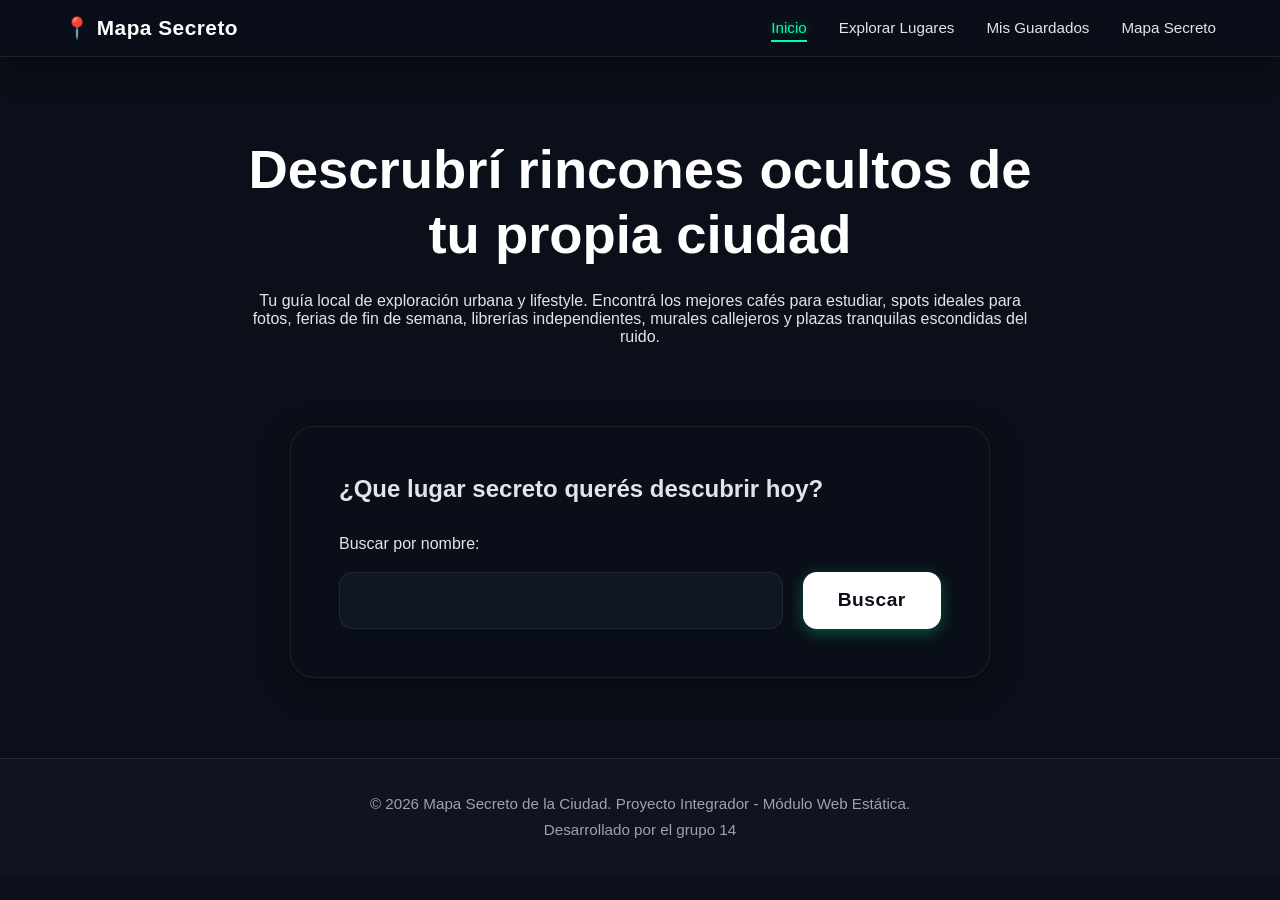
<file: index.html>
<!DOCTYPE html>
<html lang="es">
<head>
    <meta charset="UTF-8">
    <meta name="viewport" content="width=device-width, initial-scale=1.0">
    <title>Mapa Secreto de la Ciudad</title>
    <link rel="stylesheet" href="./assets/styles/style.css">
    <link rel="stylesheet" href="./assets/styles/index.css">
</head>
<body class="body-mapa-secreto">
    <header>
        <div class="logo">
            <a href="index.html">📍 Mapa Secreto</a>
        </div>
        <nav>
            <ul>
                <li><a href="index.html" class="active">Inicio</a></li>
                <li><a href="./pages/explorar.html">Explorar Lugares</a></li>
                <li><a href="./pages/guardados.html">Mis Guardados</a></li>
                <li><a href="./pages/mapaSecreto.html">Mapa Secreto</a></li>

            </ul>
        </nav>
    </header>

    <main>
        <section id="welcome">
            <h1>Descrubrí rincones ocultos de tu propia ciudad</h1>
            <p>Tu guía local de exploración urbana y lifestyle. Encontrá los mejores cafés para estudiar, spots ideales para fotos, ferias de fin de semana, librerías independientes, murales callejeros y plazas tranquilas escondidas del ruido.</p>
        </section>
        
        <section id="general-search">
            <h2>¿Que lugar secreto querés descubrir hoy?</h2>
            <form id="general-search-form">
                <div>
                    <label for="form-search">Buscar por nombre:</label>
                    <input type="search" id="form-search" aria-placeholder="Ej:Cafés, librerías, spots...">
                    <button type="submit" id="btn-search">Buscar</button>
                </div>
            </form>
            <p id="search-message"></p>
        </section>
    </main>

    <footer>
        <p>&copy; 2026 Mapa Secreto de la Ciudad. Proyecto Integrador - Módulo Web Estática.</p>
        <p>Desarrollado por el grupo 14</p>
    </footer>

    <script src="./assets/js/index.js"></script>
</body>
</html>
</file>
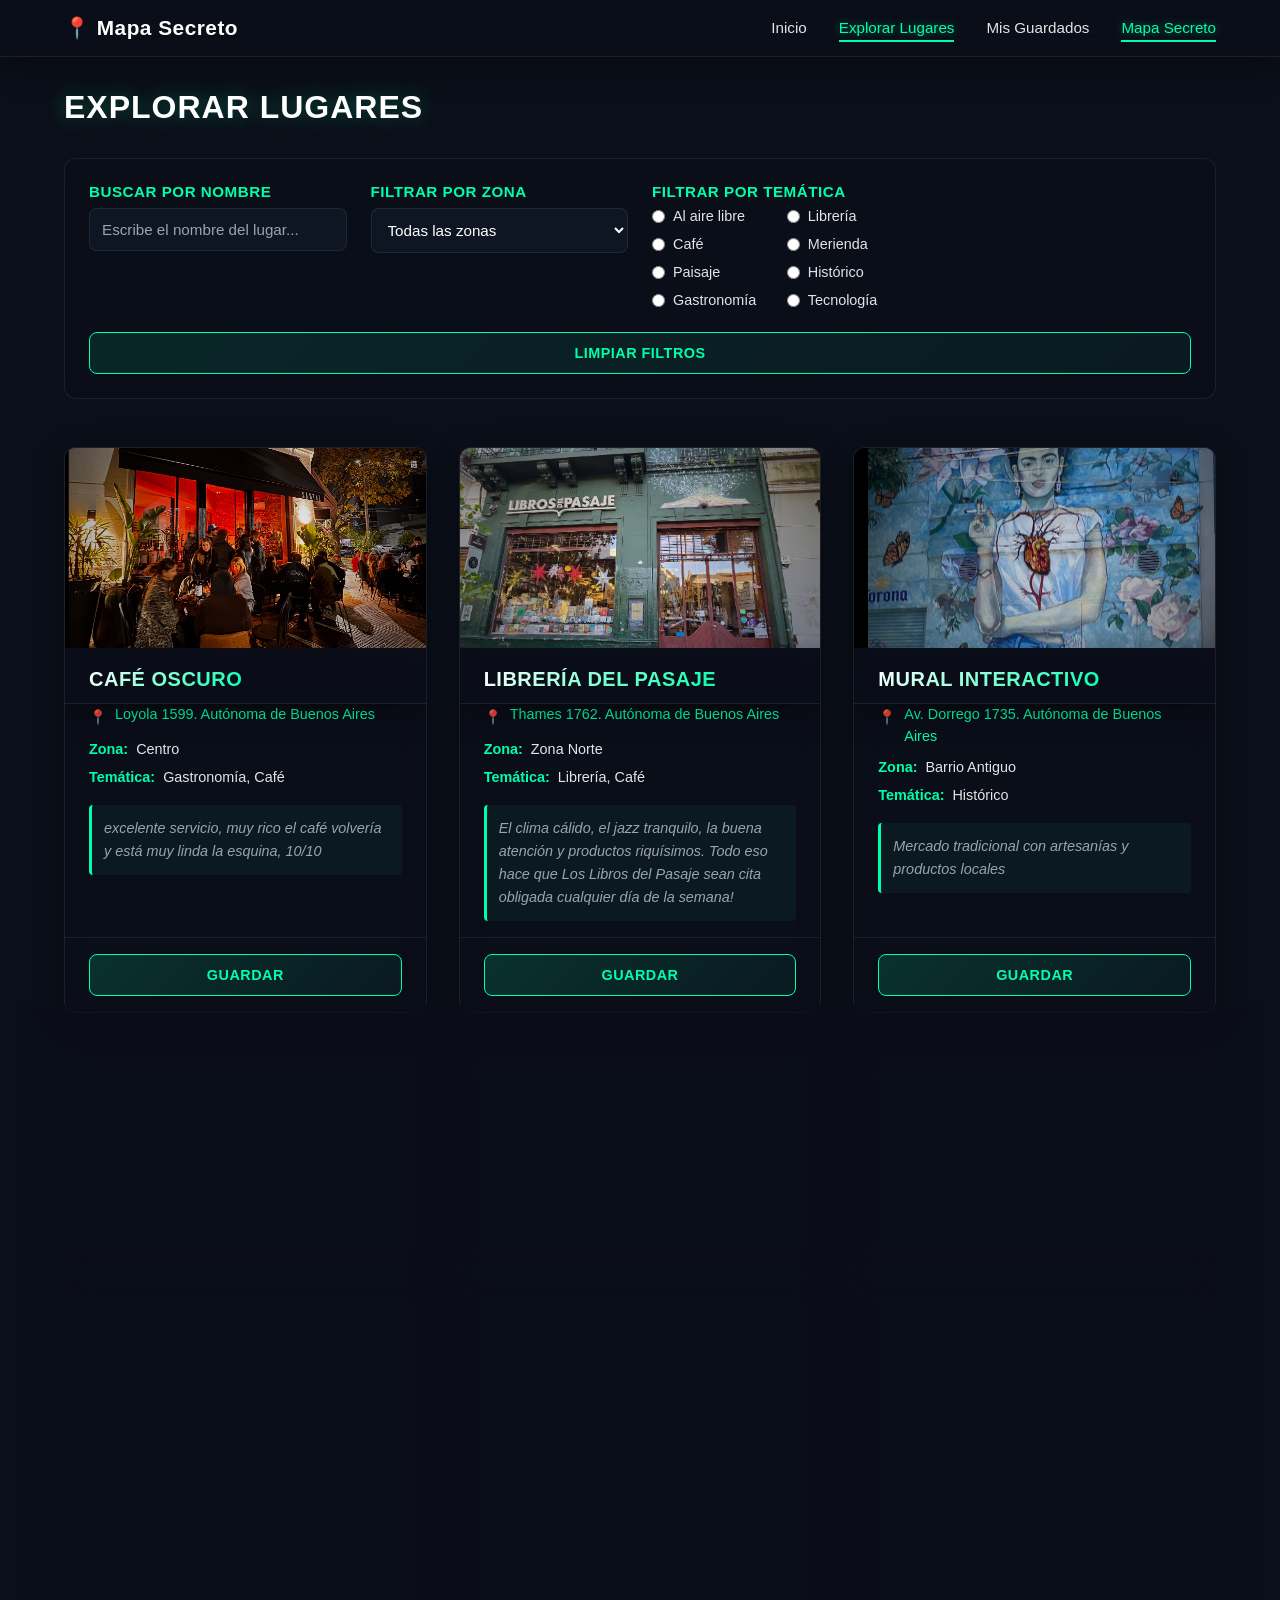
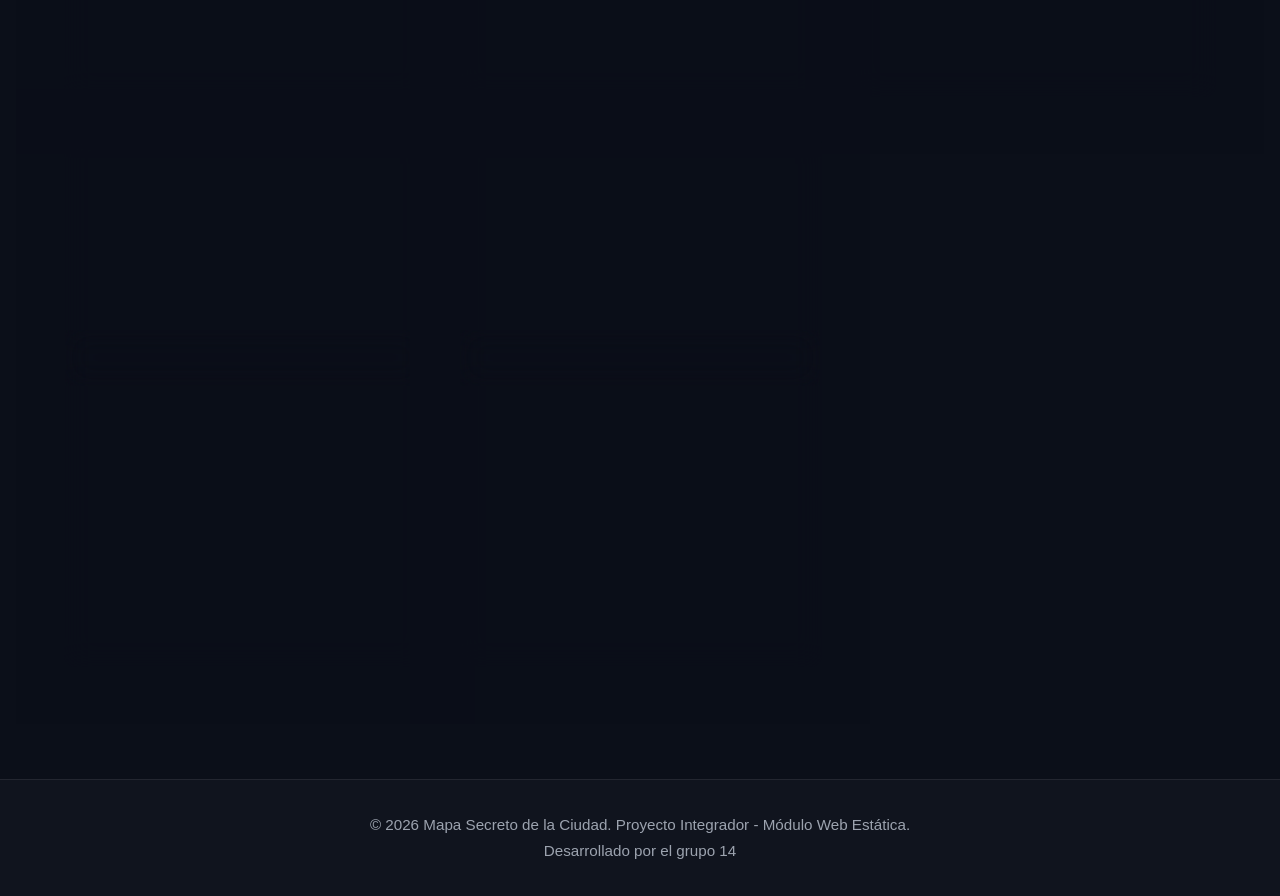
<file: pages/explorar.html>
<!DOCTYPE html>
<html lang="es">
<head>
    <meta charset="UTF-8">
    <meta name="viewport" content="width=device-width, initial-scale=1.0">
    <title>Mapa Secreto de la Ciudad</title>
    <link rel="stylesheet" href="../assets/styles/style.css">
    <link rel="stylesheet" href="../assets/styles/explorar.css">
</head>
<body>

    <header>
        <div class="logo">
            <a href="index.html">📍 Mapa Secreto</a>
        </div>
        <nav>
            <ul>
                <li><a href="../index.html">Inicio</a></li>
                <li><a href="explorar.html" class="active">Explorar Lugares</a></li>
                <li><a href="guardados.html">Mis Guardados</a></li>
                <li><a href="mapaSecreto.html" class="active">Mapa Secreto</a></li>

            </ul>
        </nav>
    </header>
    <main>
        <section class="busqueda-container">
            <h1>Explorar Lugares</h1>
            <form class="filtros-busqueda" aria-label="Formulario de búsqueda de lugares">
                <fieldset>
                    <legend>Buscar por nombre</legend>
                    <input 
                        type="text" 
                        id="inputNombre" 
                        placeholder="Escribe el nombre del lugar..." 
                        aria-label="Buscar por nombre"
                        class="input-busqueda"
                    >
                </fieldset>

                <fieldset>
                    <legend>Filtrar por zona</legend>
                    <select id="selectZona" aria-label="Selecciona una zona">
                        <option value="">Todas las zonas</option>
                        <option value="Centro">Centro</option>
                        <option value="Zona Norte">Zona Norte</option>
                        <option value="Barrio Antiguo">Barrio Antiguo</option>
                        <option value="Zona Este">Zona Este</option>
                        <option value="Zona Oeste">Zona Oeste</option>
                    </select>
                </fieldset>

                <fieldset>
                    <legend>Filtrar por temática</legend>
                    <div class="tematica-options">
                        <label>
                            <input type="radio" name="tematica" value="Al aire libre"> Al aire libre
                        </label>
                        <label>
                            <input type="radio" name="tematica" value="Librería"> Librería
                        </label>
                        <label>
                            <input type="radio" name="tematica" value="Café"> Café
                        </label>
                        <label>
                            <input type="radio" name="tematica" value="Merienda"> Merienda
                        </label>
                        <label>
                            <input type="radio" name="tematica" value="Paisaje"> Paisaje
                        </label>
                        <label>
                            <input type="radio" name="tematica" value="Histórico"> Histórico
                        </label>
                        <label>
                            <input type="radio" name="tematica" value="Gastronomía"> Gastronomía
                        </label>
                        <label>
                            <input type="radio" name="tematica" value="Tecnología"> Tecnología
                        </label>
                    </div>
                </fieldset>

                <button type="reset" class="btn-limpiar" aria-label="Limpiar filtros">Limpiar filtros</button>
            </form>
        </section>

        <section class="lugares-container">
            <article class="lugar-card">
                <figure class="lugar-imagen">
                    <img src="" alt="" class="imagen">
                </figure>
                <header>
                    <h3 class="nombre"></h3>
                </header>
                <section class="lugar-info">
                    <address class="direccion"></address>
                    <p class="zona"></p>
                    <p class="tematica"></p>
                    <blockquote class="resena"></blockquote>
                </section>
                <section class="card-actions">
                    <button class="guardar-btn" aria-label="Guardar lugar">Guardar</button>
                </section>
            </article>
        </section>
    </main>


    <footer>
        <p>&copy; 2026 Mapa Secreto de la Ciudad. Proyecto Integrador - Módulo Web Estática.</p>
        <p>Desarrollado por el grupo 14</p>
    </footer>

    <script src="../assets/js/guardados.js"></script>
    <script src="../assets/js/explorarLugares.js"></script>
    <script src="../assets/js/main.js"></script>
</body>
</html>
</file>
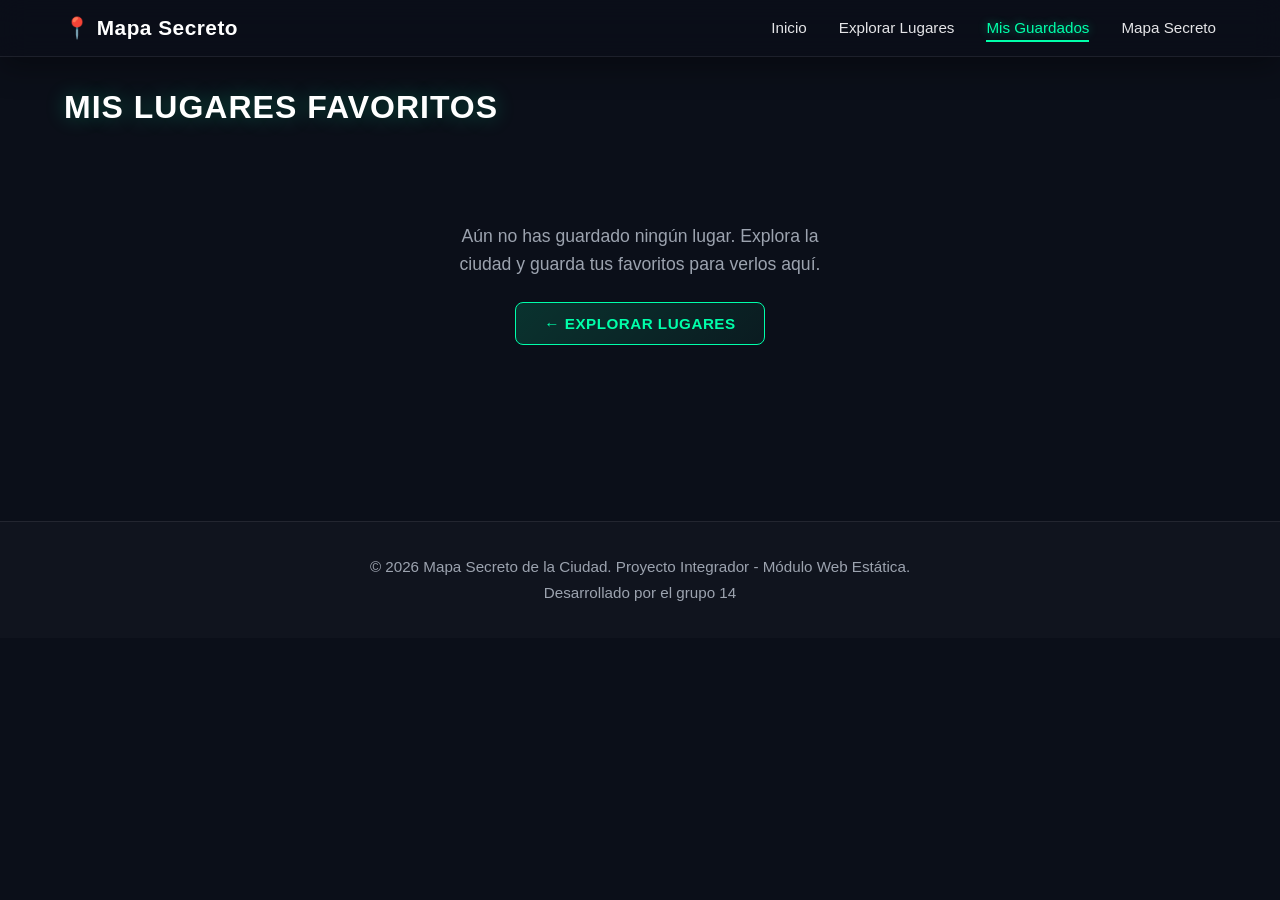
<file: pages/guardados.html>
<!DOCTYPE html>
<html lang="es">
<head>
    <meta charset="UTF-8">
    <meta name="viewport" content="width=device-width, initial-scale=1.0">
    <title>Mis favoritos | Mapa Secreto de la Ciudad</title>
    <link rel="icon" type="image/png" sizes="32x32" href="../assets/icon/logo.png">
    <link rel="stylesheet" href="../assets/styles/style.css">
    <link rel="stylesheet" href="../assets/styles/explorar.css">
    <link rel="stylesheet" href="../assets/styles/guardados.css">
</head>
<body>
    <a href="#main-content" class="skip-link">Saltar al contenido</a>

    <header>
        <div class="logo">
            <a href="index.html">📍 Mapa Secreto</a>
        </div>
        <nav>
            <ul>
                <li><a href="../index.html">Inicio</a></li>
                <li><a href="explorar.html">Explorar Lugares</a></li>
                <li><a href="guardados.html"class="active">Mis Guardados</a></li>
                <li><a href="mapaSecreto.html">Mapa Secreto</a></li>

            </ul>
        </nav>
    </header>

    <main id="main-content" role="main">
        <section class="favoritos-intro">
            <h1>Mis Lugares Favoritos</h1>
        </section>

        <section 
            id="contenedor-guardados"
            class="lugares-container"
            aria-live="polite"
            aria-label="Lista de lugares guardados">
        </section>

        <section id="no-guardados" class="no-guardados" hidden>
            <p>Aún no has guardado ningún lugar. Explora la ciudad y guarda tus favoritos para verlos aquí.</p>
        
            <nav class="navegacion-retorno" aria-label="Navegación secundaria">
                <a href="explorar.html" class="btn-explorar">← Explorar Lugares</a>
            </nav>
        </section>

    </main>

    <footer>
        <p>&copy; 2026 Mapa Secreto de la Ciudad. Proyecto Integrador - Módulo Web Estática.</p>
        <p>Desarrollado por el grupo 14</p>
    </footer>

    <script src="../assets/js/main.js"></script>
    <script src="../assets/js/guardados.js"></script>
</body>
</html>
</file>
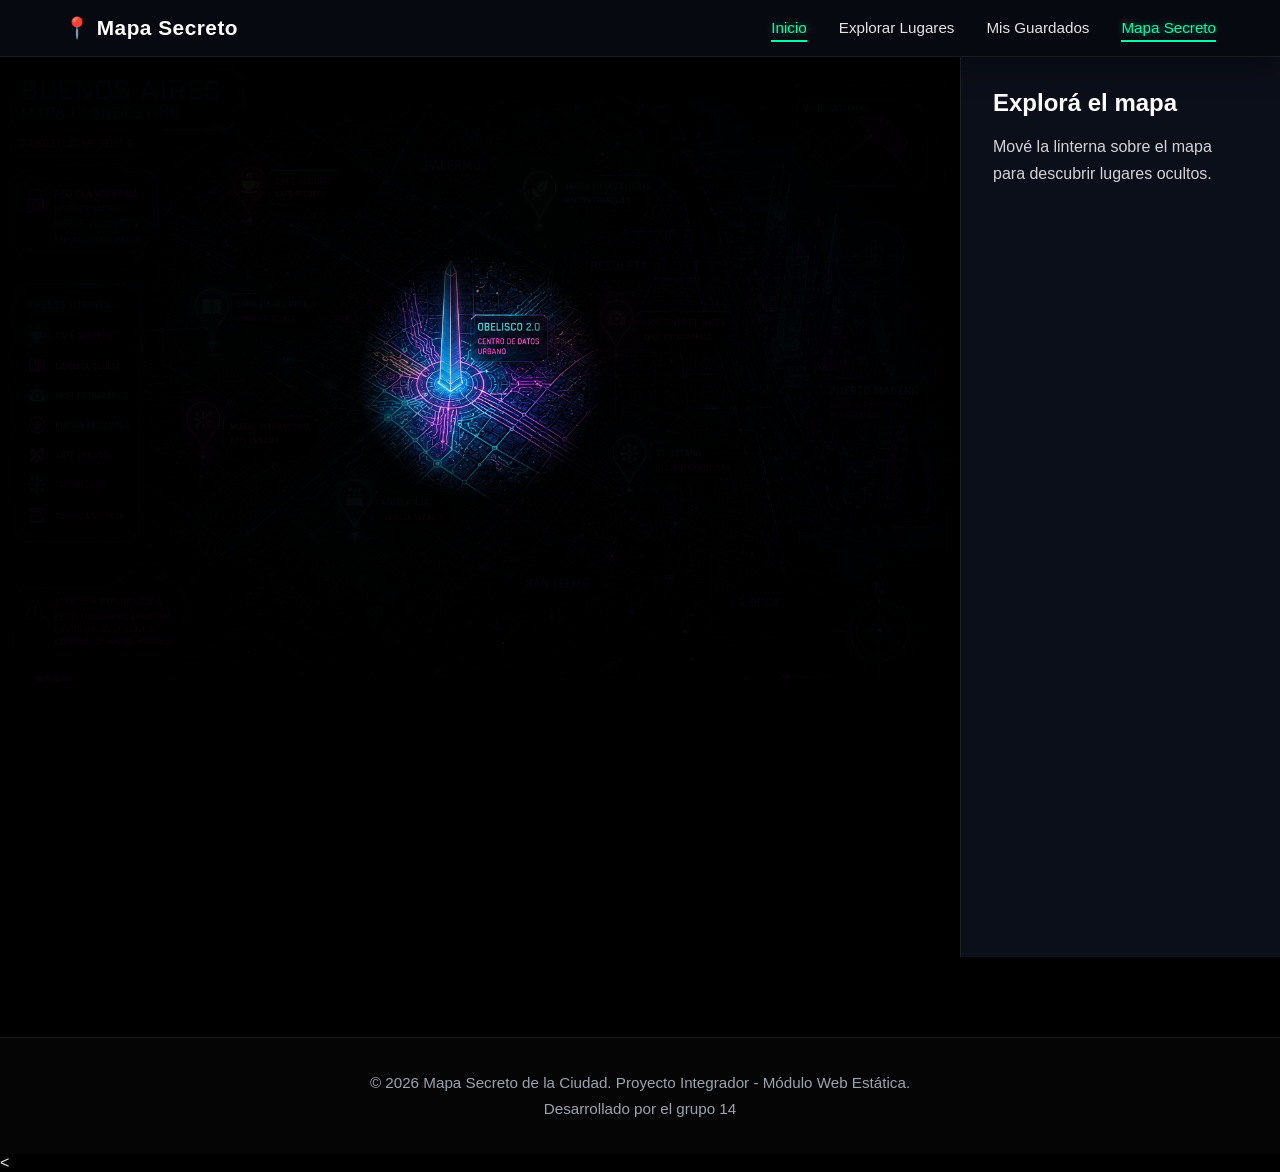
<file: pages/mapaSecreto.html>
<!DOCTYPE html>
<html lang="es">
<head>
    <meta charset="UTF-8">
    <meta name="viewport" content="width=device-width, initial-scale=1.0">
    <title>Mapa Secreto de la Ciudad</title>
    <link rel="stylesheet" href="../assets/styles/style.css">
    <link rel="stylesheet" href="../assets/styles/mapaSecreto.css">
</head>
<body>
      <header class="body-mapa-secreto">
        <div class="logo">
            <a href="../index.html">📍 Mapa Secreto</a>
        </div>
        <nav>
            <ul>
                <li><a href="../index.html" class="active">Inicio</a></li>
                <li><a href="explorar.html">Explorar Lugares</a></li>
                <li><a href="guardados.html">Mis Guardados</a></li>
                <li><a href="mapaSecreto.html" class="active">Mapa Secreto</a></li>

            </ul>
        </nav>
    </header>
<main class="mapa-layout">

  <section
    id="mapa"
    class="mapa"
    aria-label="Mapa secreto interactivo"
  >

    <img
      src="../assets/img/ciudadSecreta.png"
      alt="Mapa cyberpunk de Buenos Aires"
      class="mapa-img"
    >
    <div class="linterna"></div>

    <button
      class="pin"
      aria-label="Abrir información sobre Café Oscuro"
      data-title="Café Oscuro"
      data-description="Un café escondido ideal para estudiar de noche por su ambiente silencioso y luz tenue."
    ></button>
    <button
      class="pin"
      aria-label="Abrir información sobre Laberinto de Luces"
      data-title="Laberinto de Luces"
      data-description="Laberinto urbano perfecto para fotografía callejera y exploración nocturna."
    ></button>
    <button
      class="pin"
      aria-label="Abrir información sobre Librería del Pasaje"
      data-title="Librería del Pasaje"
      data-description="Librería escondida bajo una galería histórica con espacios íntimos para leer."
    ></button>
    <button
      class="pin"
      aria-label="Abrir información sobre Azotea 404"
      data-title="Azotea 404"
      data-description="Terraza secreta con vista panorámica y ambiente relajado."
    ></button>
    <button
      class="pin"
      aria-label="Abrir información sobre El Sótano"
      data-title="El Sótano"
      data-description="Espacio tecnológico oculto entre edificios antiguos y calles silenciosas."
    ></button>
    <button
      class="pin"
      aria-label="Abrir información sobre Mural Interactivo"
      data-title="Mural Interactivo"
      data-description="Zona artística llena de luces, grafitis y estética cyberpunk."
    ></button>
    <button
      class="pin"
      aria-label="Abrir información sobre Jardín en las alturas"
      data-title="Jardín en las alturas"
      data-description="Pequeño rincón urbano ideal para desconectarse del ruido de la ciudad."
    ></button>
    <button
      class="pin"
      aria-label="Abrir información sobre Obelisco Escondido"
      data-title="Obelisco Escondido"
      data-description="Zona secreta inspirada en tecnología futurista y arquitectura industrial."
    ></button>
  </section>


  <aside
    class="panel"
    aria-live="polite"
  >
    <h2 id="panel-title">
      Explorá el mapa
    </h2>

    <p id="panel-content">
      Mové la linterna sobre el mapa para descubrir lugares ocultos.
    </p>
  </aside>

</main>

<script src="../assets/js/mapaSecreto.js"></script>
 


 <footer>
        <p>&copy; 2026 Mapa Secreto de la Ciudad. Proyecto Integrador - Módulo Web Estática.</p>
        <p>Desarrollado por el grupo 14</p>
    </footer>
    <
    <script src="../assets/js/mapaSecreto.js"></script>
</body>
</html>
</file>
<file: assets/styles/style.css>
/* =========================================================
   GLOBAL.CSS
   Header + Footer compartidos
========================================================= */

/* =========================
   VARIABLES
========================= */

:root {
  /* Fondos */
  --bg-primary: #0b0f19;
  --bg-secondary: #111827;

  /* Textos */
  --text-primary: #ffffff;
  --text-secondary: #e4e4e7;
  --text-muted: #9ca3af;

  /* Acentos */
  --accent-color: #00ffaa;

  /* Bordes */
  --border-color: rgba(255, 255, 255, 0.08);

  /* Glassmorphism */
  --glass-bg: rgba(11, 15, 25, 0.65);

  /* Sombras */
  --shadow-soft: 0 10px 30px rgba(0, 0, 0, 0.35);

  /* Transiciones */
  --transition: all 0.3s ease;
}

/* =========================
   RESET BÁSICO
========================= */

* {
  margin: 0;
  padding: 0;
  box-sizing: border-box;
}

body {
  background-color: var(--bg-primary);

  color: var(--text-secondary);

  font-family: "Inter", sans-serif;

  min-height: 100vh;
}

/* =========================================================
   HEADER
========================================================= */

header {
  position: sticky;
  top: 0;

  z-index: 1000;

  width: 100%;

  display: flex;
  justify-content: space-between;
  align-items: center;

  padding: 1rem 5%;

  background: var(--glass-bg);

  backdrop-filter: blur(14px);
  -webkit-backdrop-filter: blur(14px);

  border-bottom: 1px solid var(--border-color);

  box-shadow: var(--shadow-soft);
}

/* =========================
   LOGO
========================= */

.logo a {
  text-decoration: none;

  color: var(--text-primary);

  font-size: 1.3rem;
  font-weight: 700;

  letter-spacing: 0.5px;

  transition: var(--transition);
}

.logo a:hover {
  color: var(--accent-color);

  text-shadow:
    0 0 10px rgba(0, 255, 170, 0.6),
    0 0 20px rgba(0, 255, 170, 0.3);
}

/* =========================
   NAVBAR
========================= */

nav ul {
  display: flex;
  align-items: center;

  gap: 2rem;

  list-style: none;
}

nav a {
  position: relative;

  text-decoration: none;

  color: var(--text-secondary);

  font-size: 0.95rem;
  font-weight: 500;

  transition: var(--transition);
}

/* Hover */

nav a:hover {
  color: var(--text-primary);
}

/* Línea animada */

nav a::after {
  content: "";

  position: absolute;

  left: 0;
  bottom: -6px;

  width: 0%;
  height: 2px;

  background: var(--accent-color);

  transition: width 0.3s ease;
}

nav a:hover::after,
nav a.active::after {
  width: 100%;
}

/* Link activo */

nav a.active {
  color: var(--accent-color);

  text-shadow:
    0 0 10px rgba(0, 255, 170, 0.45);
}

/* =========================================================
   FOOTER
========================================================= */

footer {
  margin-top: 5rem;

  padding: 2rem 5%;

  border-top: 1px solid var(--border-color);

  background-color: rgba(255, 255, 255, 0.02);

  text-align: center;
}

footer p {
  color: var(--text-muted);

  font-size: 0.95rem;

  line-height: 1.7;
}

/* =========================================================
   ACCESIBILIDAD
========================================================= */

a:focus-visible,
button:focus-visible {
  outline: 2px solid var(--accent-color);

  outline-offset: 4px;
}

/* =========================================================
   RESPONSIVE
========================================================= */

@media (max-width: 768px) {

  header {
    flex-direction: column;

    gap: 1rem;

    padding: 1rem;
  }

  nav ul {
    flex-wrap: wrap;

    justify-content: center;

    gap: 1rem;
  }

  nav a {
    font-size: 0.95rem;
  }

  footer {
    padding: 2rem 1rem;
  }
}

@media (max-width: 480px) {

  nav ul {
    flex-direction: column;
  }

  .logo a {
    font-size: 1.1rem;
  }
}
</file>
<file: assets/styles/index.css>
main {
    display: flex;
    flex-direction: column;
    align-items: center;
    justify-content: center;
    gap: 5rem; 
    max-width: 1200px;
    width: 90%;
    margin: 5rem auto;
    padding: 0 2rem;
    box-sizing: border-box;
}

#welcome {
    display: flex;
    flex-direction: column;
    align-items: center;
    gap: 1.5rem;
    text-align: center;
    max-width: 800px;
}

#welcome h1 {
    font-size: 3.4rem;
    font-weight: 600;
    line-height: 1.2;
    color: var(--text-primary);  
}

#general-search {
    width: 100%;
    max-width: 700px;
    padding: 3rem;
    border-radius: 24px;
    border: 1px solid var(--border-color);
    box-sizing: border-box;
    box-shadow: var(--shadow-soft);
    background: var(--glass-bg);
    display: flex;
    flex-direction: column;
    gap: 2rem;                           
    animation: 0.8s ease; 
}

#general-search:hover {
    transform: translateY(-5px);
    border-color: rgba(136, 222, 193, 0.25);
    box-shadow: 0 20px 40px rgba(0, 0, 0, 0.45);
}

#form-search {
    width: 100%;
    padding: 1.1rem 1.4rem;
    font-size: 1.05rem;
    font-family: inherit;
    color: var(--text-primary);
    background: rgba(17, 24, 39, 0.85); 
    border: 1px solid var(--border-color);
    border-radius: 14px;
    outline: none;
    box-sizing: border-box;
}

#form-search:focus {
    background: rgba(17, 24, 39, 0.95);
    border-color: var(--accent-color);
    box-shadow: 0 0 0 3px rgba(49, 60, 56, 0.15);
}

#btn-search {
    cursor: pointer;
    padding: 1.1rem 2.2rem;
    font-size: 1.2rem;
    font-weight: 700;
    letter-spacing: 0.5px;
    font-family: inherit;
    color: #0b0f19; 
    background: var(--text-primary); 
    border: none;
    border-radius: 14px;
    box-shadow: 0 4px 15px rgba(0, 255, 170, 0.3);
}

#search-message {
    display: none;           
    text-align: center;     
    margin-top: 1.5rem;        
    color: var(--accent-color);
    font-weight: 700;          
    font-size: 1.15rem;        
    line-height: 1.6;         
}

@media (min-width: 600px) {
    #general-search-form div {
    display: grid;
    grid-template-columns: 1fr auto;
    gap: 1.2rem;
    align-items: end;
}
#general-search-form label {
    grid-column: span 2;
}}

@media (max-width: 768px) {
    #welcome h1 { font-size: 2.6rem; }
    #general-search { padding: 2.2rem 1.8rem; }
}
@media (max-width: 480px) {
    #welcome h1 { font-size: 2rem; }
    #welcome p { line-height: 1.6; }
    #general-search { padding: 1.8rem 1.25rem; }
    #btn-search, #form-search { padding: 1rem; }
}
</file>
<file: assets/styles/explorar.css>
/* =========================================================
   EXPLORAR.CSS
   Estilos para la página de exploración de lugares
========================================================= */

/* =========================================================
   SECCION EXPLORAR - FILTROS Y CONTENEDOR
========================================================= */

main {
  padding: 2rem 5%;
  max-width: 1400px;
  margin: 0 auto;
}

.busqueda-container {
  margin-bottom: 3rem;
}

.busqueda-container h1 {
  color: var(--text-primary);
  font-size: 2rem;
  margin-bottom: 2rem;
  text-transform: uppercase;
  letter-spacing: 1px;
  text-shadow: 0 0 20px rgba(0, 255, 170, 0.3);
}

/* =========================
   FORMULARIO DE FILTROS
========================= */

.filtros-busqueda {
  display: grid;
  grid-template-columns: repeat(auto-fit, minmax(250px, 1fr));
  gap: 1.5rem;
  margin-bottom: 2rem;
  padding: 1.5rem;
  background: var(--glass-bg);
  border: 1px solid var(--border-color);
  border-radius: 12px;
  backdrop-filter: blur(14px);
  -webkit-backdrop-filter: blur(14px);
}

.filtros-busqueda fieldset {
  border: none;
  padding: 0;
  display: flex;
  flex-direction: column;
  gap: 0.5rem;
}

.filtros-busqueda legend {
  color: var(--accent-color);
  font-weight: 600;
  font-size: 0.95rem;
  margin-bottom: 0.5rem;
  text-transform: uppercase;
  letter-spacing: 0.5px;
}

.input-busqueda,
.filtros-busqueda select {
  padding: 0.75rem;
  background-color: rgba(17, 24, 39, 0.8);
  border: 1px solid var(--border-color);
  border-radius: 8px;
  color: var(--text-primary);
  font-size: 0.95rem;
  transition: var(--transition);
}

.input-busqueda:focus,
.filtros-busqueda select:focus {
  outline: none;
  border-color: var(--accent-color);
  box-shadow: 0 0 10px rgba(0, 255, 170, 0.3);
}

.input-busqueda::placeholder {
  color: var(--text-muted);
}

.tematica-options {
  display: grid;
  grid-template-columns: 1fr 1fr;
  gap: 0.75rem;
}

.tematica-options label {
  display: flex;
  align-items: center;
  gap: 0.5rem;
  cursor: pointer;
  color: var(--text-secondary);
  font-size: 0.9rem;
  transition: var(--transition);
}

.tematica-options label:hover {
  color: var(--accent-color);
}

.tematica-options input[type="radio"] {
  cursor: pointer;
  accent-color: var(--accent-color);
}

.btn-limpiar {
  grid-column: 1 / -1;
  padding: 0.75rem 1.5rem;
  background: linear-gradient(135deg, rgba(0, 255, 170, 0.1), rgba(0, 255, 170, 0.05));
  border: 1px solid var(--accent-color);
  color: var(--accent-color);
  font-weight: 600;
  border-radius: 8px;
  cursor: pointer;
  transition: var(--transition);
  text-transform: uppercase;
  font-size: 0.9rem;
  letter-spacing: 0.5px;
}

.btn-limpiar:hover {
  background: linear-gradient(135deg, rgba(0, 255, 170, 0.2), rgba(0, 255, 170, 0.1));
  box-shadow: 0 0 15px rgba(0, 255, 170, 0.4);
}

.btn-limpiar:active {
  transform: scale(0.98);
}

/* =========================================================
   CONTENEDOR DE CARDS
========================================================= */

.lugares-container {
  display: grid;
  grid-template-columns: repeat(auto-fill, minmax(300px, 1fr));
  gap: 2rem;
  animation: fadeIn 0.6s ease-in;
}

@keyframes fadeIn {
  from {
    opacity: 0;
    transform: translateY(20px);
  }
  to {
    opacity: 1;
    transform: translateY(0);
  }
}

.sin-resultados {
  grid-column: 1 / -1;
  text-align: center;
  padding: 3rem;
  color: var(--text-muted);
  font-size: 1.1rem;
}

/* =========================================================
   CARDS DE LUGARES
========================================================= */

.lugar-card {
  display: flex;
  flex-direction: column;
  height: 100%;
  background: var(--glass-bg);
  border: 1px solid var(--border-color);
  border-radius: 12px;
  overflow: hidden;
  transition: var(--transition);
  backdrop-filter: blur(14px);
  -webkit-backdrop-filter: blur(14px);
  box-shadow: 0 8px 32px rgba(0, 0, 0, 0.3);
}

.lugar-card:hover {
  border-color: var(--accent-color);
  box-shadow: 
    0 8px 32px rgba(0, 0, 0, 0.4),
    0 0 20px rgba(0, 255, 170, 0.2);
  transform: translateY(-4px);
}

/* Imagen del lugar */
.lugar-imagen {
  width: 100%;
  height: 200px;
  margin: 0;
  overflow: hidden;
  background: linear-gradient(135deg, rgba(0, 255, 170, 0.1), rgba(0, 0, 0, 0.3));
  position: relative;
}

.lugar-imagen::after {
  content: '';
  position: absolute;
  top: 0;
  left: 0;
  right: 0;
  bottom: 0;
  background: radial-gradient(circle, transparent 0%, rgba(0, 0, 0, 0.4) 100%);
  pointer-events: none;
}

.imagen {
  width: 100%;
  height: 100%;
  object-fit: cover;
  transition: var(--transition);
}

.lugar-card:hover .imagen {
  transform: scale(1.05);
  filter: brightness(1.1);
}

/* Header de la card */
.lugar-card > header {
  padding: 1.25rem 1.5rem 0.75rem;
}

.nombre {
  color: var(--text-primary);
  font-size: 1.25rem;
  font-weight: 700;
  text-transform: uppercase;
  letter-spacing: 0.5px;
  margin: 0;
  background: linear-gradient(135deg, var(--text-primary), var(--accent-color));
  -webkit-background-clip: text;
  -webkit-text-fill-color: transparent;
  background-clip: text;
}

/* Información del lugar */
.lugar-info {
  padding: 0 1.5rem 1rem;
  flex: 1;
  display: flex;
  flex-direction: column;
  gap: 0.75rem;
}

.direccion {
  color: var(--accent-color);
  font-size: 0.9rem;
  font-style: normal;
  display: flex;
  align-items: flex-start;
  gap: 0.5rem;
  line-height: 1.5;
}

.direccion::before {
  content: '📍';
  flex-shrink: 0;
  margin-top: 0.2rem;
}

.zona,
.tematica {
  color: var(--text-secondary);
  font-size: 0.9rem;
  margin: 0;
  display: flex;
  flex-wrap: wrap;
  gap: 0.5rem;
  align-items: center;
}

.zona strong,
.tematica strong {
  color: var(--accent-color);
  font-weight: 600;
}

.resena {
  color: var(--text-muted);
  font-size: 0.9rem;
  font-style: italic;
  margin: 0.5rem 0 0;
  padding: 0.75rem;
  border-left: 3px solid var(--accent-color);
  background-color: rgba(0, 255, 170, 0.05);
  border-radius: 4px;
  line-height: 1.6;
}

/* Acciones de la card */
.card-actions {
  padding: 1rem 1.5rem;
  border-top: 1px solid var(--border-color);
  display: flex;
  gap: 0.75rem;
}

.guardar-btn {
  flex: 1;
  padding: 0.75rem 1rem;
  background: linear-gradient(135deg, rgba(0, 255, 170, 0.15), rgba(0, 255, 170, 0.05));
  border: 1.5px solid var(--accent-color);
  color: var(--accent-color);
  font-weight: 600;
  font-size: 0.9rem;
  border-radius: 8px;
  cursor: pointer;
  transition: var(--transition);
  text-transform: uppercase;
  letter-spacing: 0.5px;
}

.guardar-btn:hover:not(.eliminado) {
  background: linear-gradient(135deg, rgba(0, 255, 170, 0.3), rgba(0, 255, 170, 0.15));
  box-shadow: 
    0 0 15px rgba(0, 255, 170, 0.4),
    inset 0 0 15px rgba(0, 255, 170, 0.1);
  transform: translateY(-2px);
}

.guardar-btn:active {
  transform: translateY(0);
}

/* Estado eliminado */
.guardar-btn.eliminado {
  background: linear-gradient(135deg, rgba(255, 100, 100, 0.15), rgba(255, 100, 100, 0.05));
  border-color: #ff6464;
  color: #ff6464;
}

.guardar-btn.eliminado:hover {
  background: linear-gradient(135deg, rgba(255, 100, 100, 0.3), rgba(255, 100, 100, 0.15));
  box-shadow: 
    0 0 15px rgba(255, 100, 100, 0.4),
    inset 0 0 15px rgba(255, 100, 100, 0.1);
}

/* =========================================================
   RESPONSIVE
========================================================= */

@media (max-width: 1024px) {
  main {
    padding: 1.5rem 3%;
  }

  .lugares-container {
    grid-template-columns: repeat(auto-fill, minmax(280px, 1fr));
    gap: 1.5rem;
  }
}

@media (max-width: 768px) {
  main {
    padding: 1.5rem 2%;
  }

  .busqueda-container h1 {
    font-size: 1.6rem;
  }

  .filtros-busqueda {
    grid-template-columns: 1fr;
    gap: 1rem;
    padding: 1rem;
  }

  .tematica-options {
    grid-template-columns: 1fr;
  }

  .lugares-container {
    grid-template-columns: 1fr;
    gap: 1.5rem;
  }
}

@media (max-width: 480px) {
  main {
    padding: 1rem;
  }

  .busqueda-container h1 {
    font-size: 1.4rem;
  }

  .lugar-card {
    border-radius: 8px;
  }

  .lugar-imagen {
    height: 150px;
  }

  .nombre {
    font-size: 1.1rem;
  }

  .lugar-info {
    gap: 0.5rem;
  }

  .card-actions {
    padding: 0.75rem 1rem;
  }

  .guardar-btn {
    font-size: 0.8rem;
    padding: 0.6rem 0.8rem;
  }
}
</file>
<file: assets/styles/guardados.css>
/* =========================================================
   GUARDADOS.CSS
   Estilos específicos para la página de Mis Guardados
========================================================= */

/* Reutiliza .lugar-card de explorar.css — 
   aquí solo van estilos propios de guardados */

main {
  padding: 2rem 5%;
  max-width: 1400px;
  margin: 0 auto;
}

[hidden] {
    display: none !important;
}
/* =========================
   INTRO
========================= */

.favoritos-intro {
  margin-bottom: 2rem;
}

.favoritos-intro h1 {
  color: var(--text-primary);
  font-size: 2rem;
  text-transform: uppercase;
  letter-spacing: 1px;
  text-shadow: 0 0 20px rgba(0, 255, 170, 0.3);
}

/* =========================
   CONTENEDOR DE CARDS
   (mismo grid que explorar)
========================= */

.lugares-container {
  display: grid;
  grid-template-columns: repeat(auto-fill, minmax(300px, 1fr));
  gap: 2rem;
  animation: fadeIn 0.6s ease-in;
}

@keyframes fadeIn {
  from { opacity: 0; transform: translateY(20px); }
  to   { opacity: 1; transform: translateY(0); }
}

/* =========================
   ESTADO VACÍO
========================= */

.no-guardados {
  display: flex;
  flex-direction: column;
  align-items: center;
  justify-content: center;
  text-align: center;
  padding: 4rem 2rem;
  gap: 1.5rem;
}

.no-guardados p {
  color: var(--text-muted);
  font-size: 1.1rem;
  max-width: 400px;
  line-height: 1.6;
}

.btn-explorar {
  display: inline-block;
  padding: 0.75rem 1.75rem;
  background: linear-gradient(135deg, rgba(0, 255, 170, 0.15), rgba(0, 255, 170, 0.05));
  border: 1.5px solid var(--accent-color);
  color: var(--accent-color);
  font-weight: 600;
  font-size: 0.95rem;
  border-radius: 8px;
  text-decoration: none;
  text-transform: uppercase;
  letter-spacing: 0.5px;
  transition: var(--transition);
}

.btn-explorar:hover {
  background: linear-gradient(135deg, rgba(0, 255, 170, 0.3), rgba(0, 255, 170, 0.15));
  box-shadow: 0 0 15px rgba(0, 255, 170, 0.4);
  transform: translateY(-2px);
}

/* =========================
   RESPONSIVE
========================= */

@media (max-width: 768px) {
  main {
    padding: 1.5rem 2%;
  }

  .favoritos-intro h1 {
    font-size: 1.6rem;
  }

  .lugares-container {
    grid-template-columns: 1fr;
    gap: 1.5rem;
  }
}

@media (max-width: 480px) {
  main {
    padding: 1rem;
  }

  .favoritos-intro h1 {
    font-size: 1.4rem;
  }
}
/* =========================
   SKIP LINK (ACCESIBILIDAD)
========================= */

.skip-link {
    position: absolute;
    top: -100px;
    left: 1rem;
    z-index: 9999;
    background: var(--accent-color);
    color: var(--bg-primary);
    padding: 0.5rem 1rem;
    border-radius: 8px;
    font-weight: 600;
    text-decoration: none;
    transition: top var(--transition);
}

.skip-link:focus {
    top: 1rem;
}
</file>
<file: assets/styles/mapaSecreto.css>
* {
  margin: 0;
  padding: 0;
  box-sizing: border-box;
}

body {
  background: #000;
  overflow-x: hidden;
}

/* =========================================================
   LAYOUT
========================================================= */

.mapa-layout {
  display: flex;
  align-items: flex-start;
  gap: 0;

  width: 100%;
  min-height: 100vh;
}

/* =========================================================
   CONTENEDOR MAPA
========================================================= */

.mapa {
  position: relative;

  display: inline-block;

  flex: 1;

  overflow: hidden;

  cursor: crosshair;

  --mouse-x: 50%;
  --mouse-y: 50%;
}

/* =========================================================
   IMAGEN
========================================================= */

.mapa-img {
  display: block;

  width: 100%;
  height: auto;

  max-width: 100%;
  max-height: 100vh;

  object-fit: contain;

  user-select: none;
}

/* =========================================================
   LINTERNA
========================================================= */

.linterna {
  position: absolute;
  inset: 0;

  z-index: 2;

  pointer-events: none;

  background:
    radial-gradient(
      circle 170px at var(--mouse-x) var(--mouse-y),
      transparent 0%,
      rgba(0, 0, 0, 0.18) 38%,
      rgba(0, 0, 0, 0.97) 72%
    );
}

/* =========================================================
   PINES
========================================================= */

.pin {
  position: absolute;

  width: 34px;
  height: 34px;

  transform: translate(-50%, -50%);

  z-index: 3;

  border-radius: 50%;
  border: 1px solid transparent;

  background: transparent;

  opacity: 0;

  cursor: pointer;
}

/* =========================================================
   REVELACIÓN VISUAL
========================================================= */

.pin:hover {
  opacity: 1;

  border-color: #00ffaa;

  background:
    rgba(0, 255, 170, 0.08);

  box-shadow:
    0 0 12px rgba(0, 255, 170, 0.85);

  cursor: pointer;
}

.pin:focus-visible {
  opacity: 1;

  outline: none;

  border-color: #00ffaa;

  box-shadow:
    0 0 14px rgba(0, 255, 170, 1);
}

/* =========================================================
   POSICIONES CORREGIDAS
========================================================= */

.pin:nth-of-type(1) {
  top: 20% ;
  left: 26.2% ;
}
/*libreria*/
.pin:nth-of-type(3) {
  top: 39%;
  left: 21.3% ;
}
/*jardin*/
.pin:nth-of-type(7) {
  top: 21.3% ;
  left: 56.4% ;
}
/*azotea*/
.pin:nth-of-type(4) {
  top: 70% ;
  left: 36.5% ;
}
/*sotano*/
.pin:nth-of-type(5) {
  top: 62.5% ;
  left: 65.5% ;
}
/*mural*/
.pin:nth-of-type(6) {
  top: 57.5% ;
  left: 21.2% ;
}

/*obelisco*/
.pin:nth-of-type(8) {
  top: 48%;
  left: 47% ;
}

.pin:nth-of-type(2) {
  top: 42% ;
  left: 64.2% ;
}/*spot */

/* =========================================================
   PANEL
========================================================= */

.panel {
  width: 320px;

  min-height: 100vh;

  padding: 2rem;

  background: #0b0f19;

  color: white;

  border-left:
    1px solid rgba(255,255,255,0.08);
}

.panel h2 {
  margin-bottom: 1rem;

  font-size: 1.5rem;
}

#panel-content {
  line-height: 1.7;

  color: #d4d4d8;
}

/* =========================================================
   BOTÓN DINÁMICO
========================================================= */


.panel-link {
  flex: 1;
  padding: 0.75rem 1rem;
  background: linear-gradient(135deg, rgba(0, 255, 170, 0.15), rgba(0, 255, 170, 0.05));
  border: 1.5px solid var(--accent-color);
  color: var(--accent-color);
  margin-top: 8px;
  font-weight: 600;
  font-size: 0.9rem;
  border-radius: 8px;
  cursor: pointer;
  transition: var(--transition);
  text-transform: uppercase;
  letter-spacing: 0.5px;
}

.panel-link:hover {
  background: linear-gradient(135deg, rgba(0, 255, 170, 0.3), rgba(0, 255, 170, 0.15));
  box-shadow: 
    0 0 15px rgba(0, 255, 170, 0.4),
    inset 0 0 15px rgba(0, 255, 170, 0.1);
  transform: translateY(-2px);
}


/* =========================================================
   RESPONSIVE
========================================================= */

@media (max-width: 1000px) {

  .mapa-layout {
    flex-direction: column;
    height: auto !important;
    min-height: auto !important;
  }

  .panel {
    width: 100%;
    min-height: auto;
  }

  .mapa {
      width: 100%;
      height: auto;
      display: block;
    }

  .mapa-img {
    width: 100%;
    height: auto;
    max-height: none;
    object-fit: contain;
  }
 .linterna {
    background: transparent !important;
  }
}

/* =========================================================
   TOUCH DEVICES
========================================================= */

@media (hover: none) {

  .mapa {
    cursor: default;
  }

  .linterna {
    background:
      rgba(0,0,0,0.5);
  }

  .pin {
    opacity: 1;

    border-color:
      rgba(0,255,170,0.35);
  }
}
</file>
